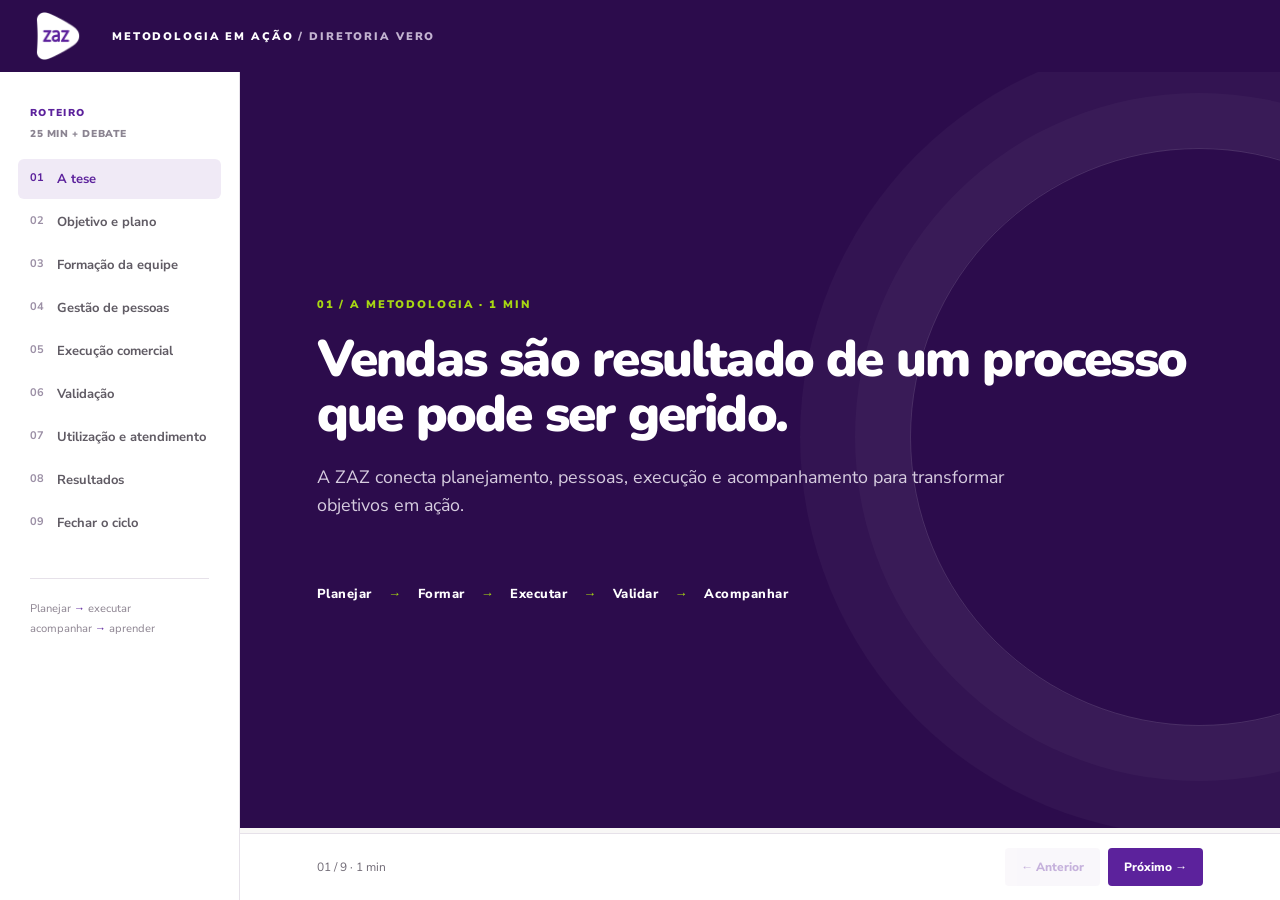
<file: index.html>
<!doctype html>
<html lang="pt-BR"><head><meta charset="utf-8"><meta name="viewport" content="width=device-width,initial-scale=1"><meta name="theme-color" content="#2c0c4c"><title>ZAZ + Vero | Metodologia em ação</title><link rel="preconnect" href="https://fonts.googleapis.com"><link rel="preconnect" href="https://fonts.gstatic.com" crossorigin><link href="https://fonts.googleapis.com/css2?family=Nunito:wght@700;800;900&family=Nunito+Sans:wght@400;700;800&display=swap" rel="stylesheet" media="print" onload="this.media='all'"><link rel="stylesheet" href="src/style.css"></head>
<body><a class="skip" href="#main">Ir para o conteúdo</a><header class="topbar"><a href="#inicio" class="brand" aria-label="ZAZ, início"><img src="public/assets/logo-white.png" alt="ZAZ"></a><div class="top-title">METODOLOGIA EM AÇÃO <span> / DIRETORIA VERO</span></div><button id="menu-toggle" aria-expanded="false" aria-controls="chapters">Capítulos <span>☰</span></button></header><div class="shell"><nav id="chapters" aria-label="Capítulos"><div class="nav-intro">ROTEIRO <span>25 MIN + DEBATE</span></div><ol id="nav-list"></ol><div class="nav-foot">Planejar <span>→</span> executar<br>acompanhar <span>→</span> aprender</div></nav><main id="main" tabindex="-1"><div id="app" aria-live="polite"></div><footer class="chapter-footer"><div id="chapter-count"></div><div class="controls"><button id="prev" aria-label="Capítulo anterior">← <span>Anterior</span></button><button id="next">Próximo <span>→</span></button></div></footer></main></div><dialog id="image-dialog" aria-label="Imagem ampliada"><button id="close-image">Fechar imagem ✕</button><img alt=""></dialog><script type="module" src="src/app.js"></script></body></html>
</file>
<file: src/style.css>
:root{--purple:#5c229c;--deep:#2c0c4c;--green:#a8d812;--ink:#1a1a1a;--muted:#68646e;--line:#e6e1e9;--paper:#fff;--wash:#f8f7f6;font-family:'Nunito Sans',Nunito,Arial,sans-serif;color:var(--ink);background:var(--wash)}*{box-sizing:border-box}body{margin:0}button,a{font:inherit}button{cursor:pointer}button:focus-visible,a:focus-visible,[tabindex]:focus-visible{outline:3px solid #82aa08;outline-offset:3px}.skip{position:absolute;left:-9999px;z-index:20}.skip:focus{left:1rem;top:1rem;background:#fff;padding:1rem}.topbar{height:72px;display:flex;align-items:center;gap:28px;background:var(--deep);color:white;padding:0 32px;position:sticky;top:0;z-index:10}.brand img{width:52px;max-height:48px;object-fit:contain;display:block}.top-title{font-size:11px;font-weight:900;letter-spacing:.17em}.top-title span{color:#c3b4d1}#menu-toggle{display:none}.shell{display:grid;grid-template-columns:240px minmax(0,1fr);min-height:calc(100vh - 72px)}nav{background:#fff;border-right:1px solid var(--line);padding:34px 18px;position:sticky;top:72px;height:calc(100vh - 72px);overflow:auto}.nav-intro{font-size:10px;letter-spacing:.13em;font-weight:900;color:var(--purple);padding:0 12px 18px}.nav-intro span{display:block;color:#8b8491;margin-top:7px;letter-spacing:.06em}nav ol{padding:0;margin:0;list-style:none}nav li+li{margin-top:3px}nav a{display:flex;gap:13px;text-decoration:none;color:#605b64;border-radius:6px;padding:11px 12px;font-size:13px;font-weight:700}nav a span{color:#9c90a6;font-size:11px}nav a.active{background:#f0eaf6;color:var(--purple)}nav a.active span{color:var(--purple)}.nav-foot{border-top:1px solid var(--line);margin:35px 12px 0;padding-top:20px;color:#8d8491;font-size:11px;line-height:1.8}.nav-foot span{color:var(--purple)}main{min-width:0;display:flex;flex-direction:column}#app{flex:1}.page{padding:clamp(35px,5vw,76px) clamp(30px,6vw,100px);min-height:calc(100vh - 144px)}.page.dark{background:var(--deep);color:white}.eyebrow{color:var(--purple);font-size:11px;font-weight:900;letter-spacing:.17em;text-transform:uppercase;margin-bottom:20px}.dark .eyebrow{color:var(--green)}h1,h2,h3,p{margin:0}h1,h2,h3{font-family:Nunito,'Nunito Sans',Arial,sans-serif}h1{font-size:clamp(32px,4vw,57px);line-height:1.08;letter-spacing:-.035em;max-width:960px;font-weight:900}h2{font-size:clamp(22px,2.2vw,32px);line-height:1.16}.lead{max-width:760px;color:var(--muted);line-height:1.6;font-size:clamp(16px,1.4vw,19px);margin-top:20px}.dark .lead{color:#d6ccdf}.hero{display:flex;flex-direction:column;justify-content:center;position:relative;overflow:hidden}.hero:after{content:'';position:absolute;width:45vw;height:45vw;max-width:590px;max-height:590px;right:-20%;top:10%;border:1px solid #ffffff24;border-radius:50%;box-shadow:0 0 0 55px #ffffff08,0 0 0 110px #ffffff08;pointer-events:none}.hero h1{max-width:900px}.accent{color:var(--green)}.hero-flow{display:flex;gap:16px;flex-wrap:wrap;margin-top:65px;font-size:13px;font-weight:800;letter-spacing:.04em}.hero-flow span:not(:last-child):after{content:'→';color:var(--green);margin-left:16px}.section{margin-top:42px}.cards{display:grid;grid-template-columns:repeat(3,minmax(0,1fr));gap:16px}.card{background:#fff;border-top:4px solid var(--purple);padding:24px;min-width:0}.card:nth-child(3){border-color:var(--green)}.card h3{font-size:20px;color:var(--purple);margin-bottom:12px}.card p{font-size:14px;color:#615b66;line-height:1.55}.rule{border-left:4px solid var(--green);padding:2px 0 2px 20px;font-weight:800;line-height:1.5}.split{display:grid;grid-template-columns:1fr 1fr;gap:30px;align-items:start}.cycle{display:grid;grid-template-columns:repeat(5,1fr);gap:2px;margin-top:32px}.cycle div{background:#eee8f4;padding:18px 12px;color:var(--purple);font-weight:800;font-size:13px}.media-tabs{display:flex;gap:8px;flex-wrap:wrap;margin-top:34px}.tab{border:1px solid #d9cfe0;background:white;border-radius:30px;color:var(--purple);font-weight:800;padding:10px 18px}.tab[aria-selected=true]{background:var(--purple);color:white;border-color:var(--purple)}.media-panel{display:grid;grid-template-columns:minmax(180px, .7fr) minmax(0,1.6fr);gap:30px;margin-top:22px;align-items:center}.media-copy h2{color:var(--purple);margin-bottom:15px}.media-copy p{line-height:1.6;color:var(--muted)}.media-frame{background:#eeeaf0;border:1px solid var(--line);min-height:250px;display:flex;align-items:center;justify-content:center;overflow:hidden}.media-frame img,.media-frame video{display:block;max-height:430px;max-width:100%;width:auto;object-fit:contain}.media-frame video{width:100%}.pending{padding:35px;text-align:center;color:var(--muted);font-size:14px}.pending strong{display:block;color:var(--purple);font-size:18px;margin-bottom:8px}.caption{font-size:12px!important;color:#777!important;margin-top:12px;line-height:1.5}.abc-grid{display:grid;grid-template-columns:repeat(3,1fr);gap:10px}.abc-grid div{background:#fff;border-top:4px solid var(--purple);padding:20px}.abc-grid b{display:block;color:var(--purple);font-size:26px}.abc-grid span{display:block;font-size:13px;margin-top:8px}.scenario{background:white;padding:24px;margin-top:16px}.scenario-buttons{display:flex;gap:8px;flex-wrap:wrap;margin:15px 0}.scenario-buttons button{border:1px solid #d4c7de;background:white;color:var(--purple);padding:8px 12px;border-radius:5px}.scenario-buttons button[aria-pressed=true]{background:var(--purple);color:white}.scenario strong{font-size:36px;color:var(--purple)}.chart-grid{display:grid;grid-template-columns:repeat(2,minmax(0,1fr));gap:14px}.chart{background:#fff;padding:20px;border:1px solid var(--line);min-width:0}.chart h3{color:var(--purple);font-size:17px}.chart svg{width:100%;height:150px;overflow:visible;margin-top:15px;touch-action:pan-y}.chart .line{fill:none;stroke:var(--purple);stroke-width:2.5}.chart .point{fill:var(--purple)}.chart .hit{fill:transparent;cursor:crosshair}.chart .guide{stroke:#ded7e3;stroke-width:1}.chart .selected{stroke:var(--green);stroke-width:2}.chart-result{min-height:32px;font-size:13px;color:#5c5362}.chart-result strong{color:var(--purple)}.chart-axis{display:flex;justify-content:space-between;font-size:11px;color:#827b86}.chart-note{font-size:12px;color:var(--muted);margin-top:15px}.chapter-footer{display:flex;justify-content:space-between;align-items:center;gap:20px;background:white;padding:14px clamp(30px,6vw,100px);border-top:1px solid var(--line);font-size:12px;color:#716b76}.controls{display:flex;gap:8px}.controls button{border:0;background:var(--purple);color:white;border-radius:4px;padding:11px 16px;font-weight:800}.controls button:first-child{background:#f0ebf4;color:var(--purple)}.controls button:disabled{opacity:.35;cursor:default}.discussion{margin-top:48px;padding-top:26px;border-top:1px solid #ffffff40}.discussion h2{color:var(--green)}.discussion p{margin-top:12px;color:#e1d8e8}.error{padding:50px;color:#8a1744}@media(max-width:900px){.shell{grid-template-columns:1fr}.topbar{padding:0 18px}.top-title{flex:1}.top-title span{display:none}#menu-toggle{display:block;background:transparent;color:white;border:1px solid #ffffff66;border-radius:4px;padding:8px}nav{display:none;position:fixed;top:72px;left:0;width:min(320px,90vw);height:calc(100vh - 72px);z-index:9;box-shadow:10px 0 25px #0002}nav.open{display:block}.page{min-height:calc(100vh - 144px)}.media-panel,.split{grid-template-columns:1fr}.media-frame{min-height:180px}.cards{grid-template-columns:1fr}.cycle{grid-template-columns:repeat(2,1fr)}}@media(max-width:600px){.chart-grid{grid-template-columns:1fr}.abc-grid{grid-template-columns:1fr}.abc-grid div{padding:12px 16px}.abc-grid b{font-size:21px}.hero-flow{margin-top:40px}.chapter-footer{padding:12px 20px}.page{padding:35px 22px}.controls button{padding:10px}.controls button span{display:none}}@media(prefers-reduced-motion:reduce){*,*:before,*:after{scroll-behavior:auto!important;animation-duration:.01ms!important;transition-duration:.01ms!important}}
.zoom-trigger{border:0;padding:0;background:transparent;display:flex;flex-direction:column;align-items:center;max-width:100%;color:var(--purple);font-weight:800}.zoom-trigger span{padding:8px;font-size:12px}.zoom-trigger img{max-height:400px}dialog{border:0;border-radius:8px;max-width:95vw;max-height:95vh;padding:15px;box-shadow:0 20px 70px #0008}dialog::backdrop{background:#170c20dd}dialog img{display:block;max-width:90vw;max-height:80vh;object-fit:contain;margin:auto}dialog button{display:block;margin:0 0 12px auto;padding:10px 14px;background:var(--purple);color:#fff;border:0;border-radius:4px;font-weight:800}
@media(min-width:901px){.page:has(.chart-grid){padding-top:34px;padding-bottom:25px}.page:has(.chart-grid) h1{font-size:clamp(30px,3vw,43px);max-width:none}.page:has(.chart-grid) .lead{margin-top:10px;font-size:15px}.chart-grid{grid-template-columns:1fr;gap:6px;margin-top:20px}.chart{display:grid;grid-template-columns:180px minmax(0,1fr) 185px;grid-template-rows:55px 14px;column-gap:16px;align-items:center;padding:5px 14px}.chart h3{grid-column:1;grid-row:1 / 3;font-size:14px}.chart svg{grid-column:2;grid-row:1;width:100%;height:55px;margin:0}.chart-axis{grid-column:2;grid-row:2}.chart-result{grid-column:3;grid-row:1 / 3;min-height:0;font-size:12px}.chart-note{margin-top:10px}}
.scale-label{display:block;font:400 11px/1.4 'Nunito Sans',Arial,sans-serif;color:#6c6571;margin-top:4px}
.process-flow{display:flex;flex-wrap:wrap;gap:8px;margin-top:25px;color:var(--purple);font-size:13px;font-weight:800}.process-flow span{background:#eee8f4;padding:10px 14px}.process-flow span:not(:last-child):after{content:' →';color:var(--purple)}
.missing-band{fill:#eee9f1}.missing-label{display:block;color:#746979;font:400 11px/1.4 'Nunito Sans',Arial,sans-serif;margin-top:3px}.selected-point{fill:var(--purple);stroke:white;stroke-width:2;vector-effect:non-scaling-stroke}.chart-axis{display:block;position:relative;height:16px}.chart-axis span{position:absolute;transform:translateX(-50%)}.chart-axis .axis-end{right:0;left:auto;transform:none}@media(min-width:901px){.chart{grid-template-rows:80px 16px}.chart svg{height:80px}}
.follow-media{display:grid;grid-template-columns:minmax(200px,1fr) minmax(260px,1.1fr);gap:30px;align-items:start}.follow-media h2{color:var(--purple);margin-bottom:20px}.follow-video{min-height:350px}.follow-video video{max-height:620px;width:auto;max-width:100%;object-fit:contain}@media(max-width:900px){.follow-media{grid-template-columns:1fr}.follow-video{min-height:220px}.follow-video video{max-height:70vh}}
</file>
